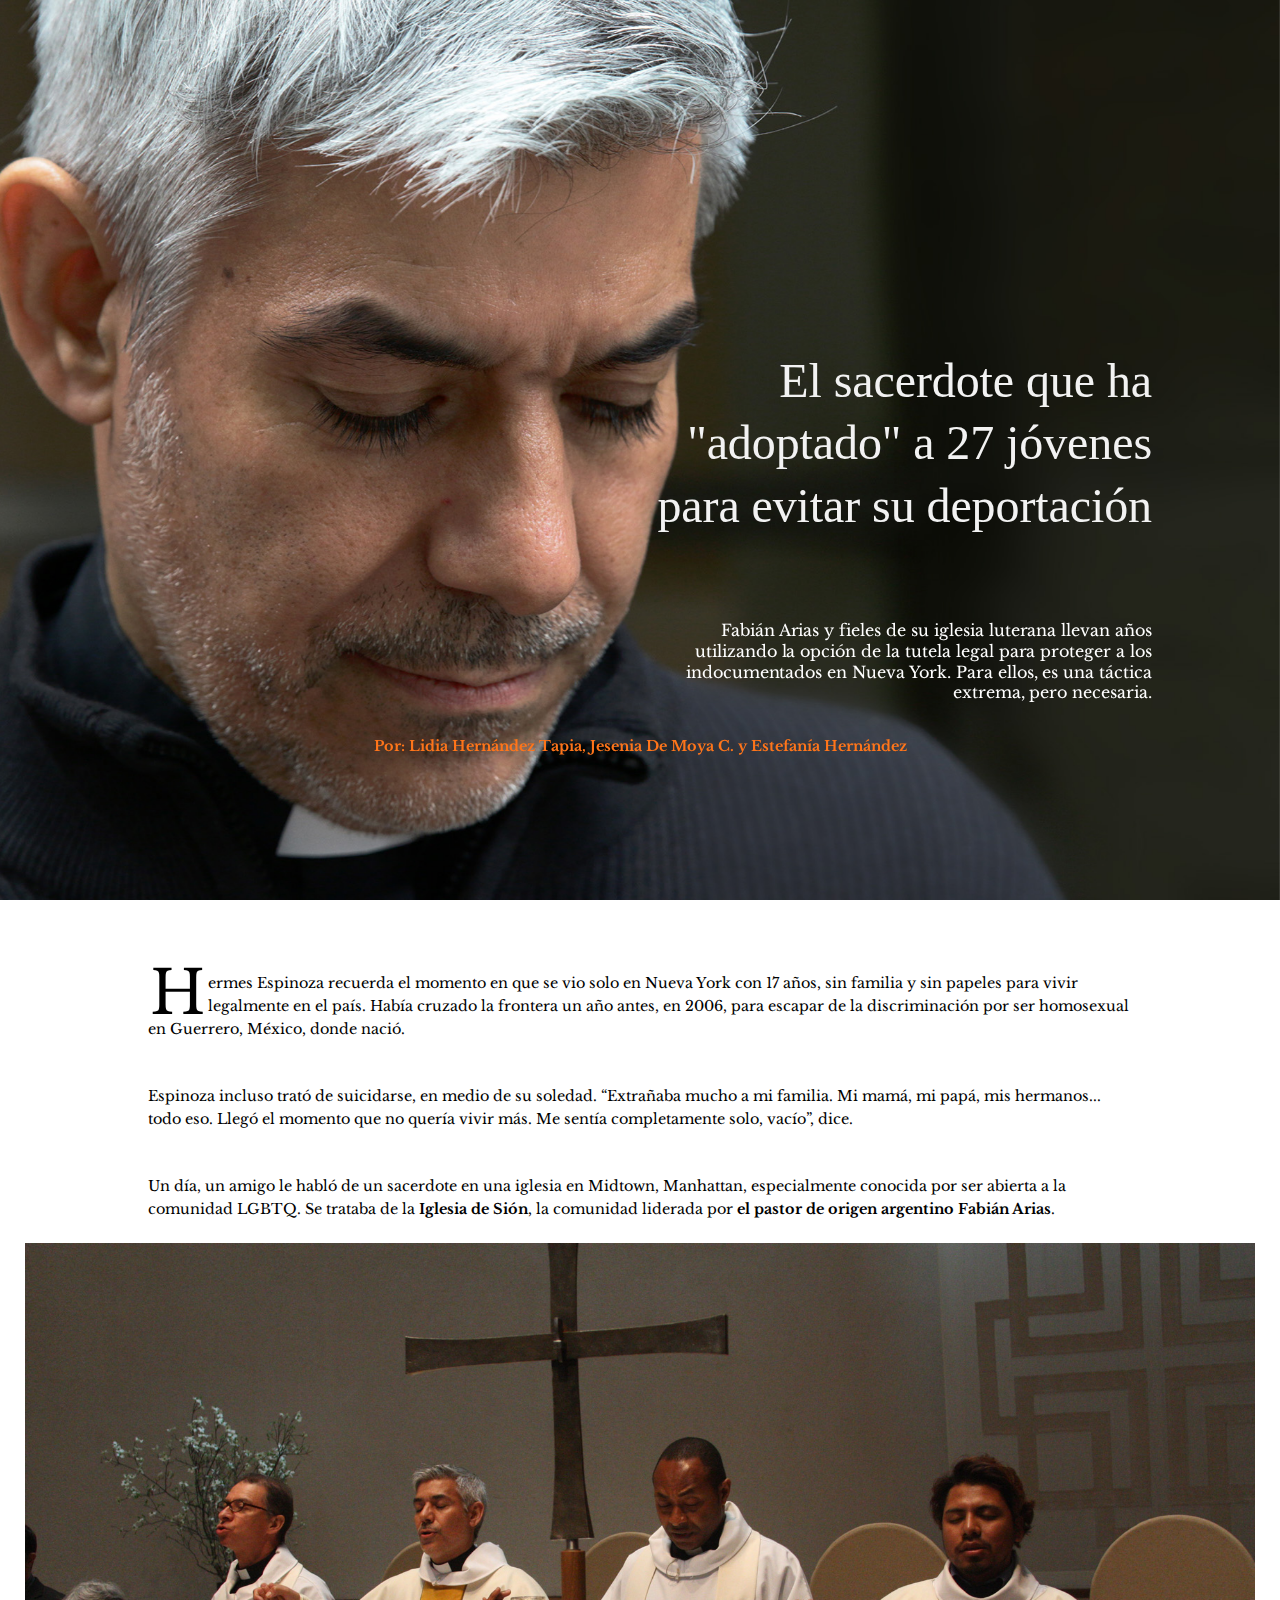
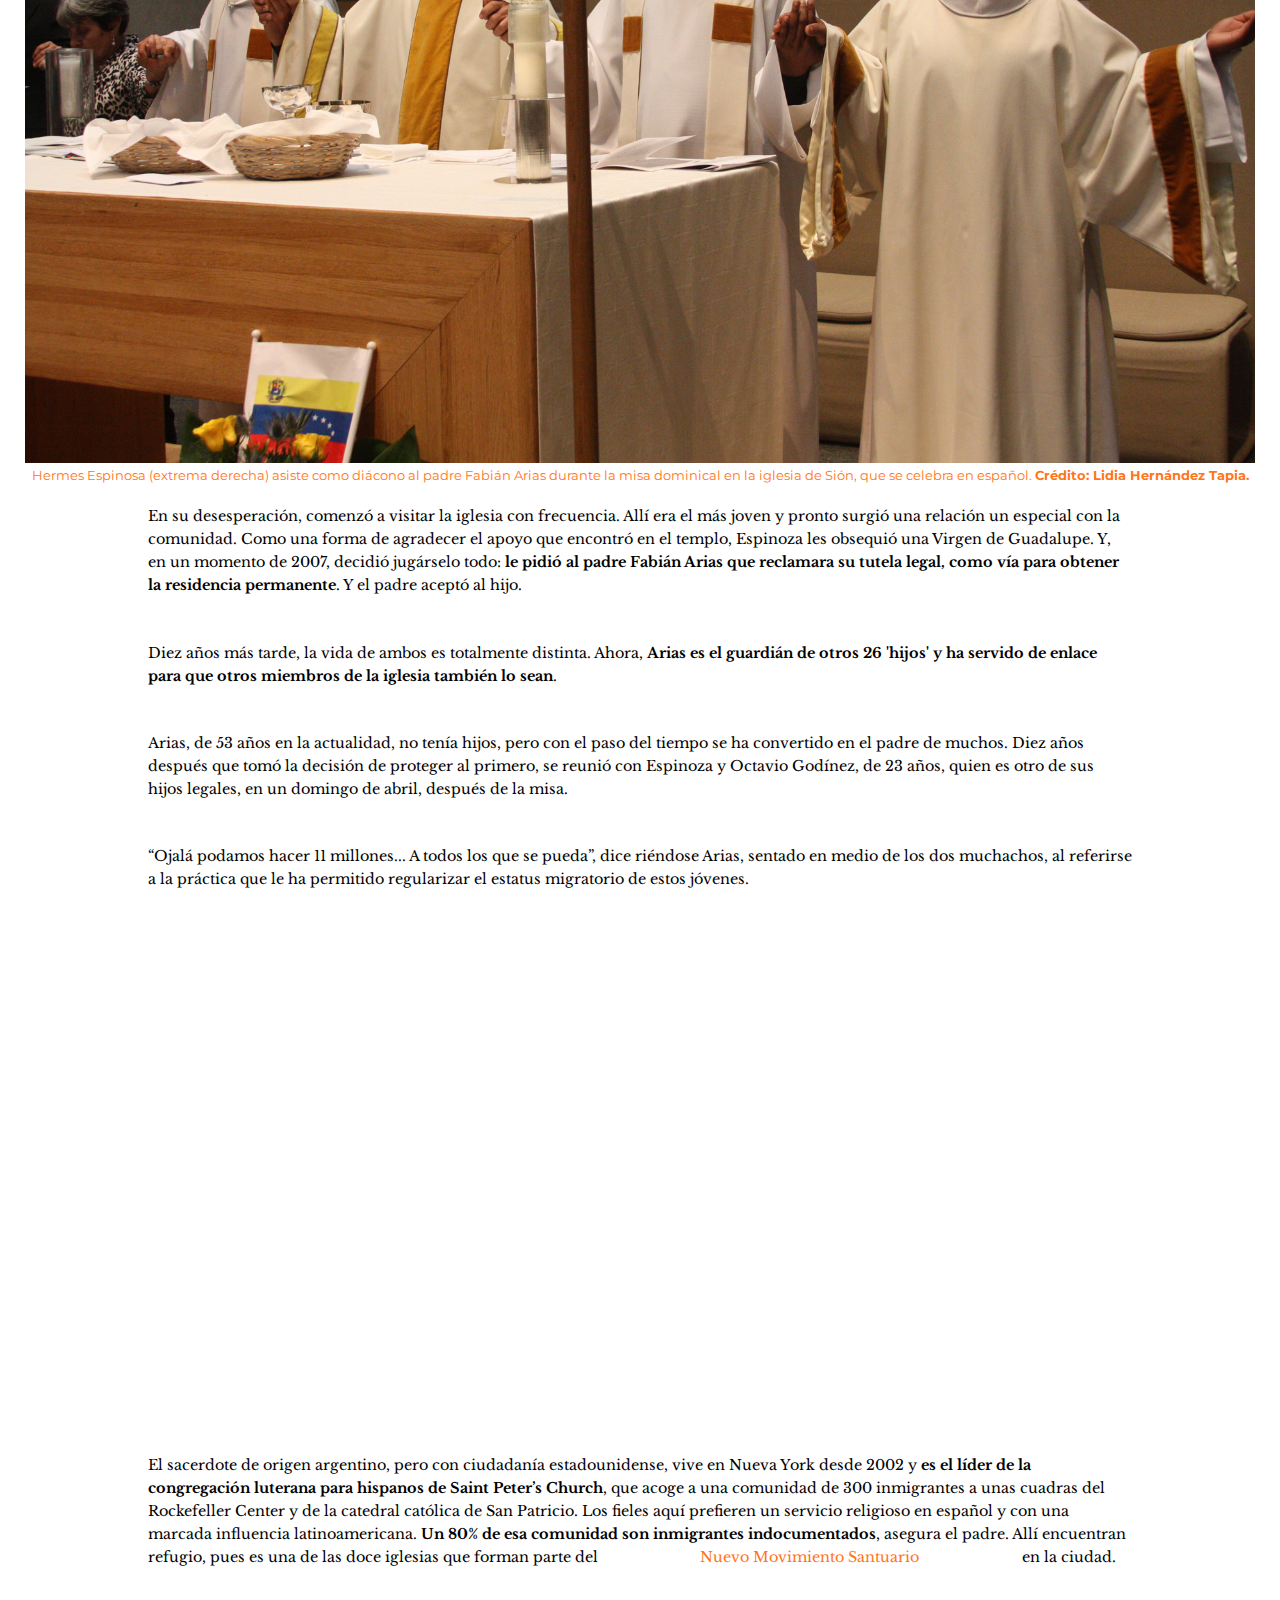
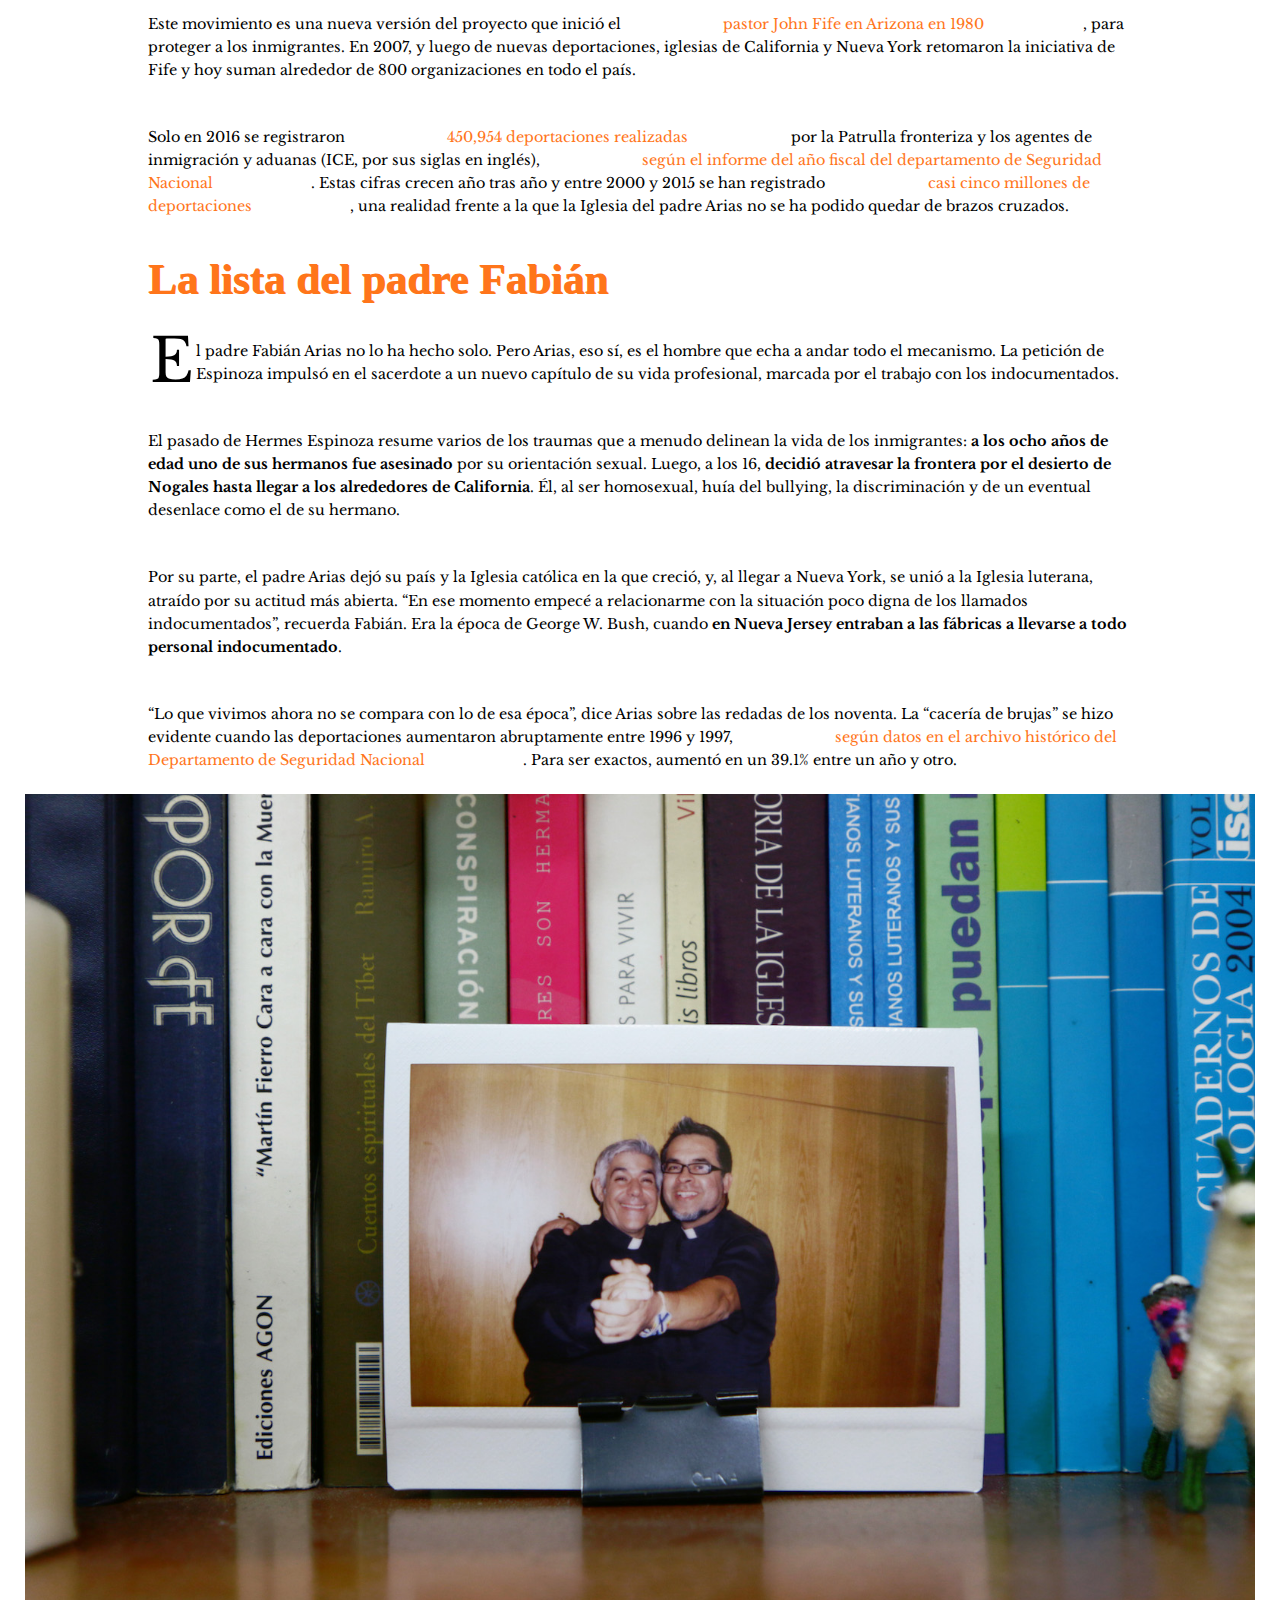
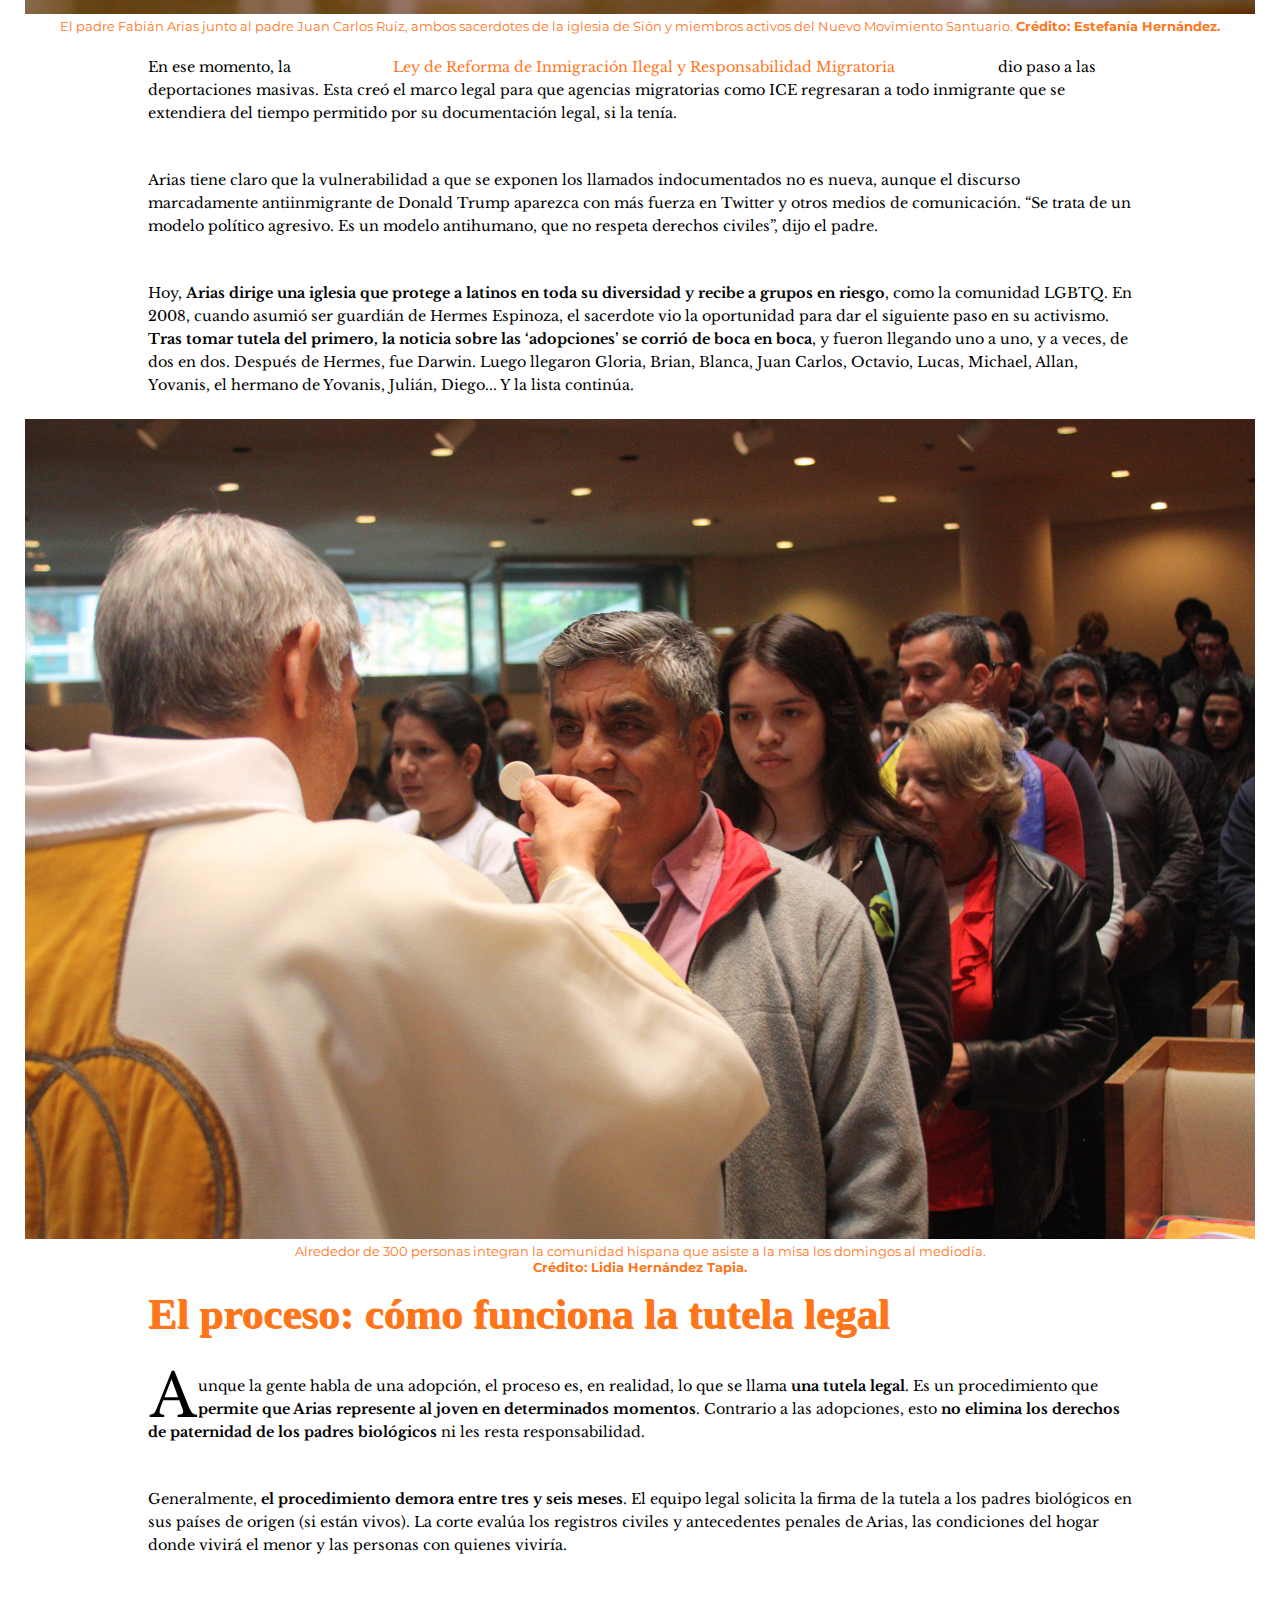
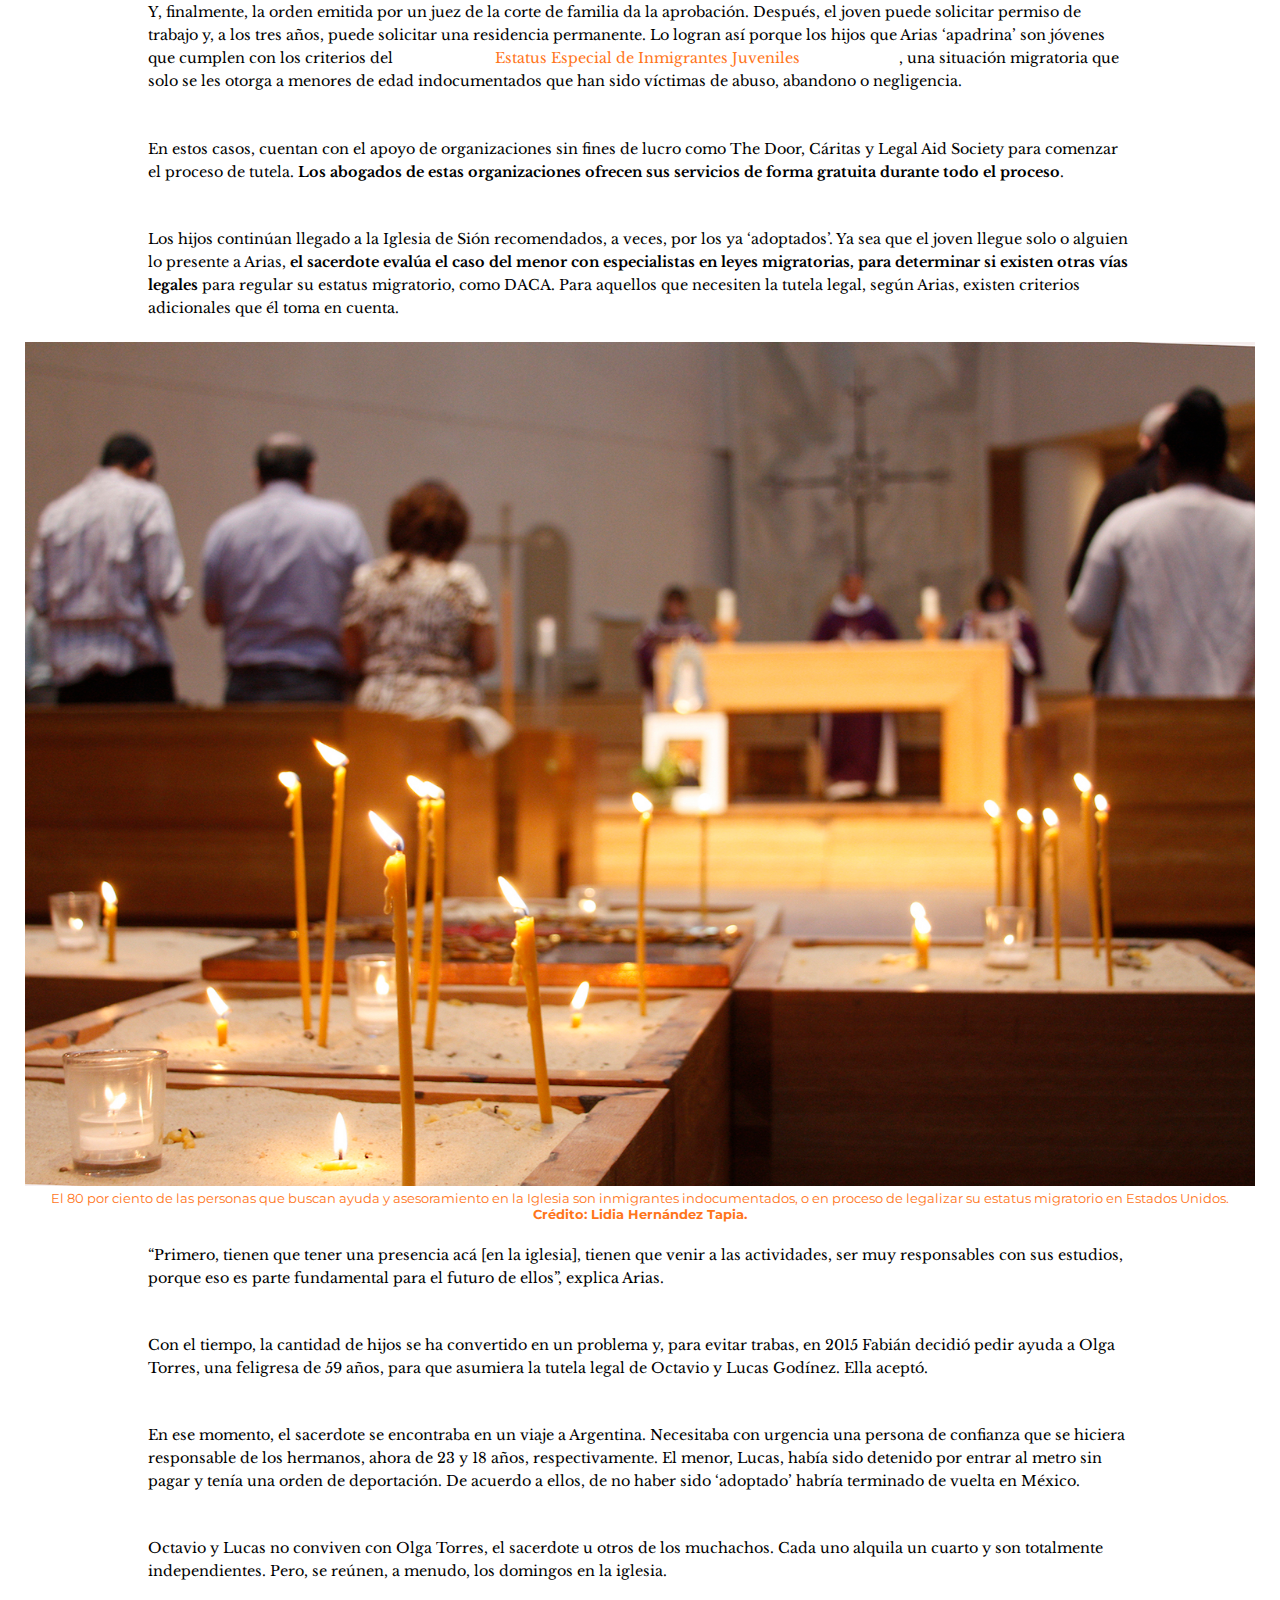
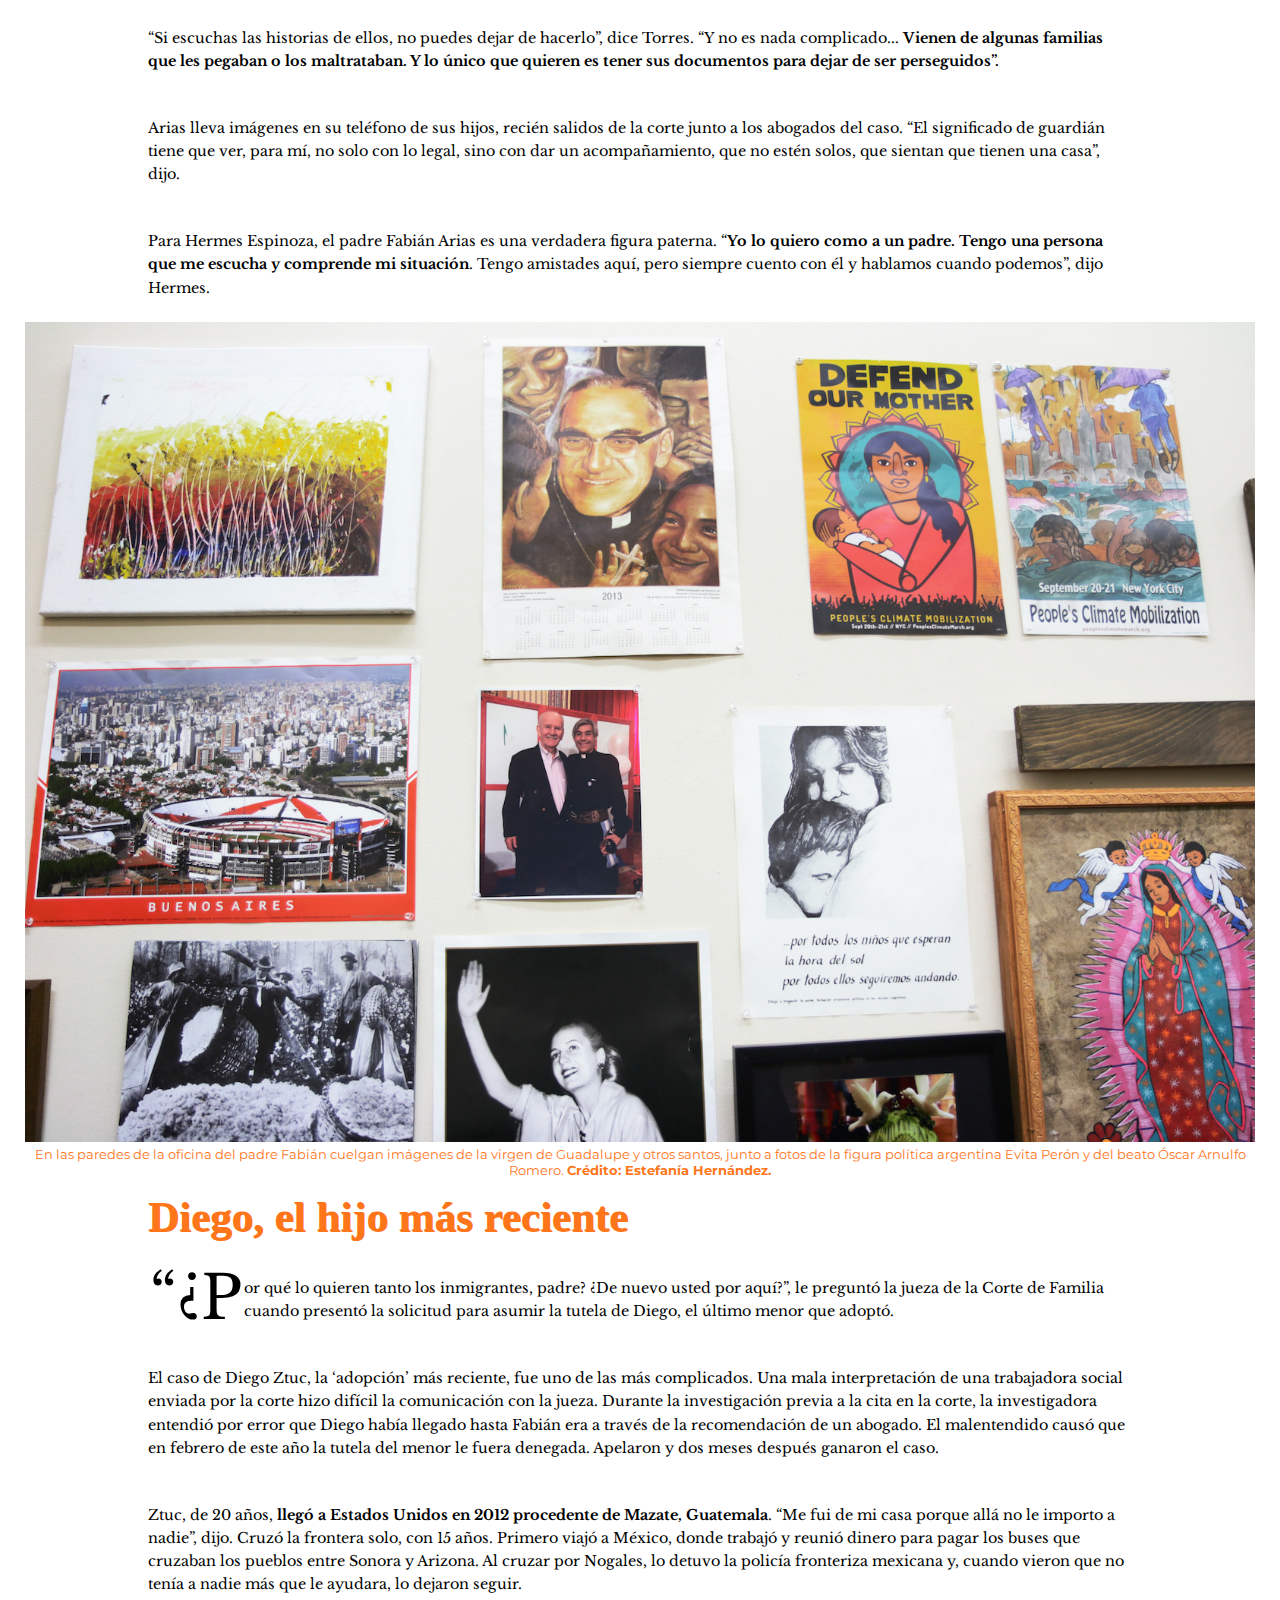
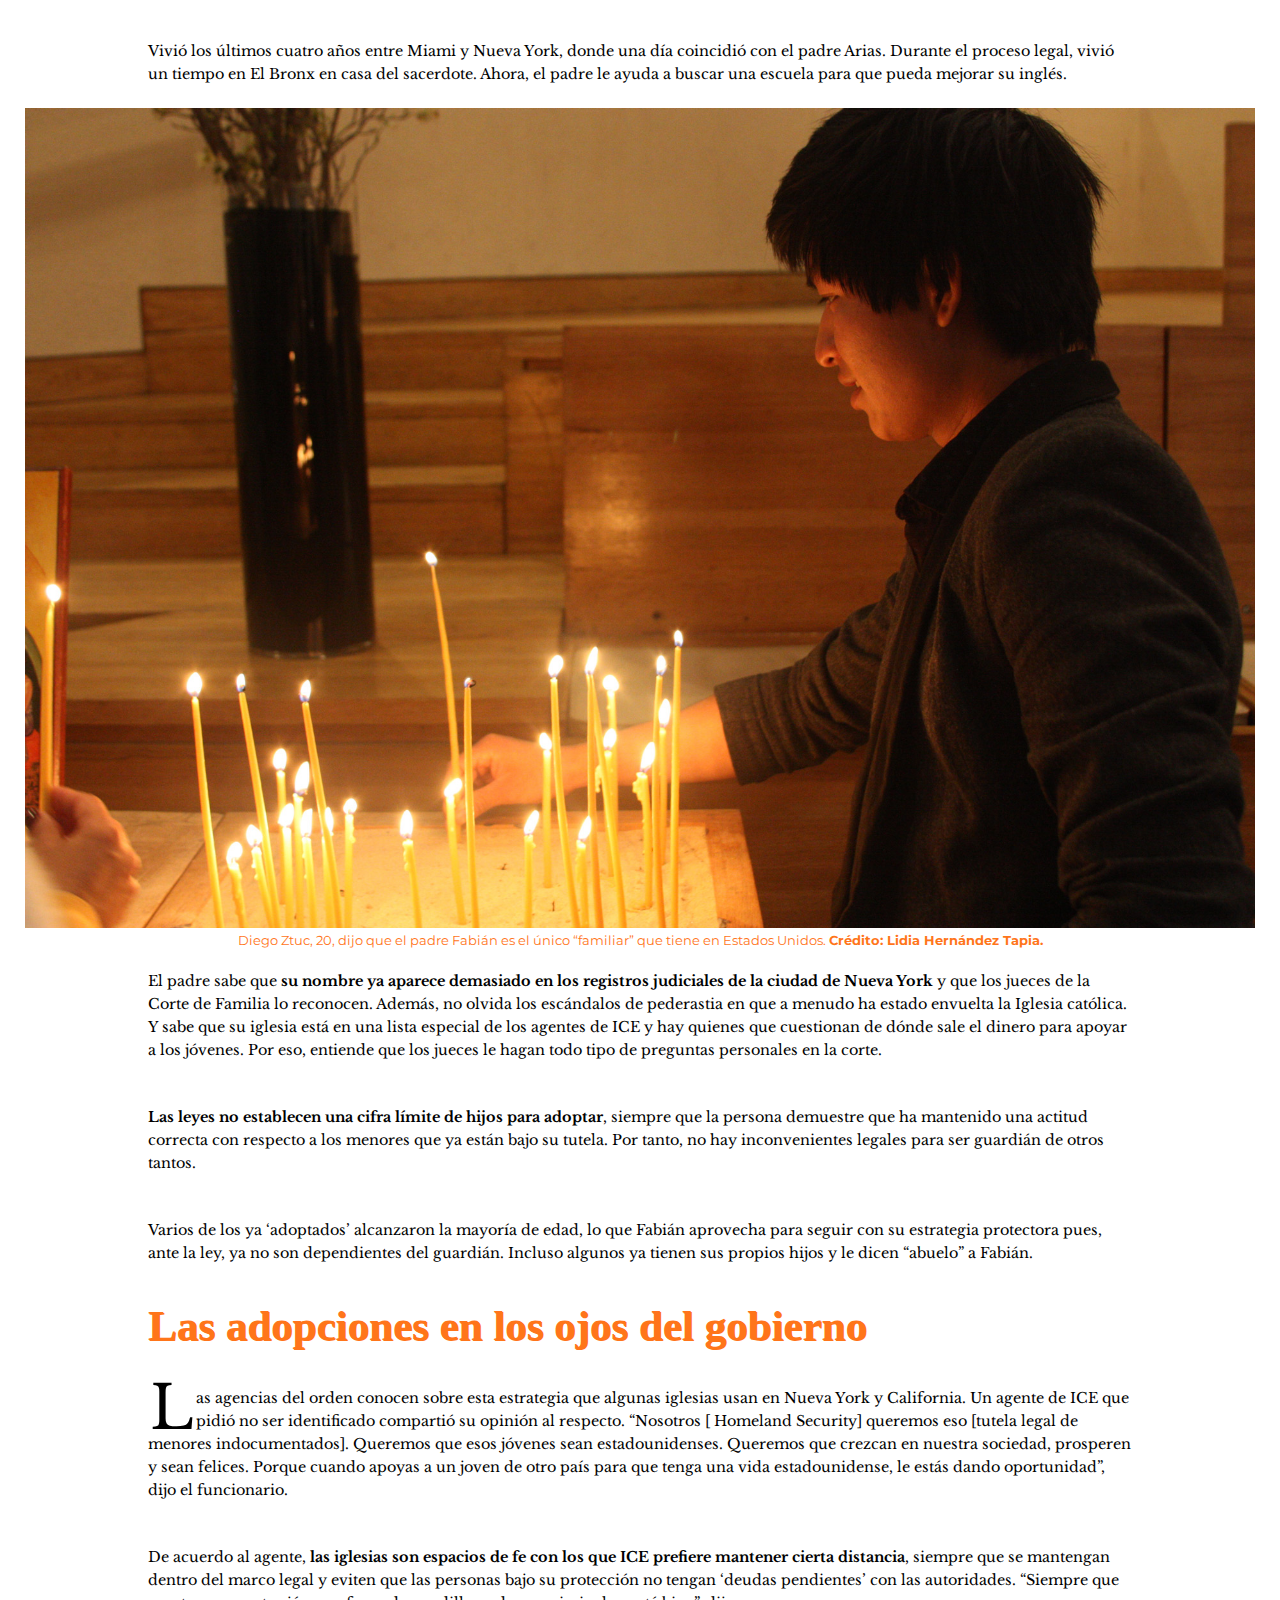
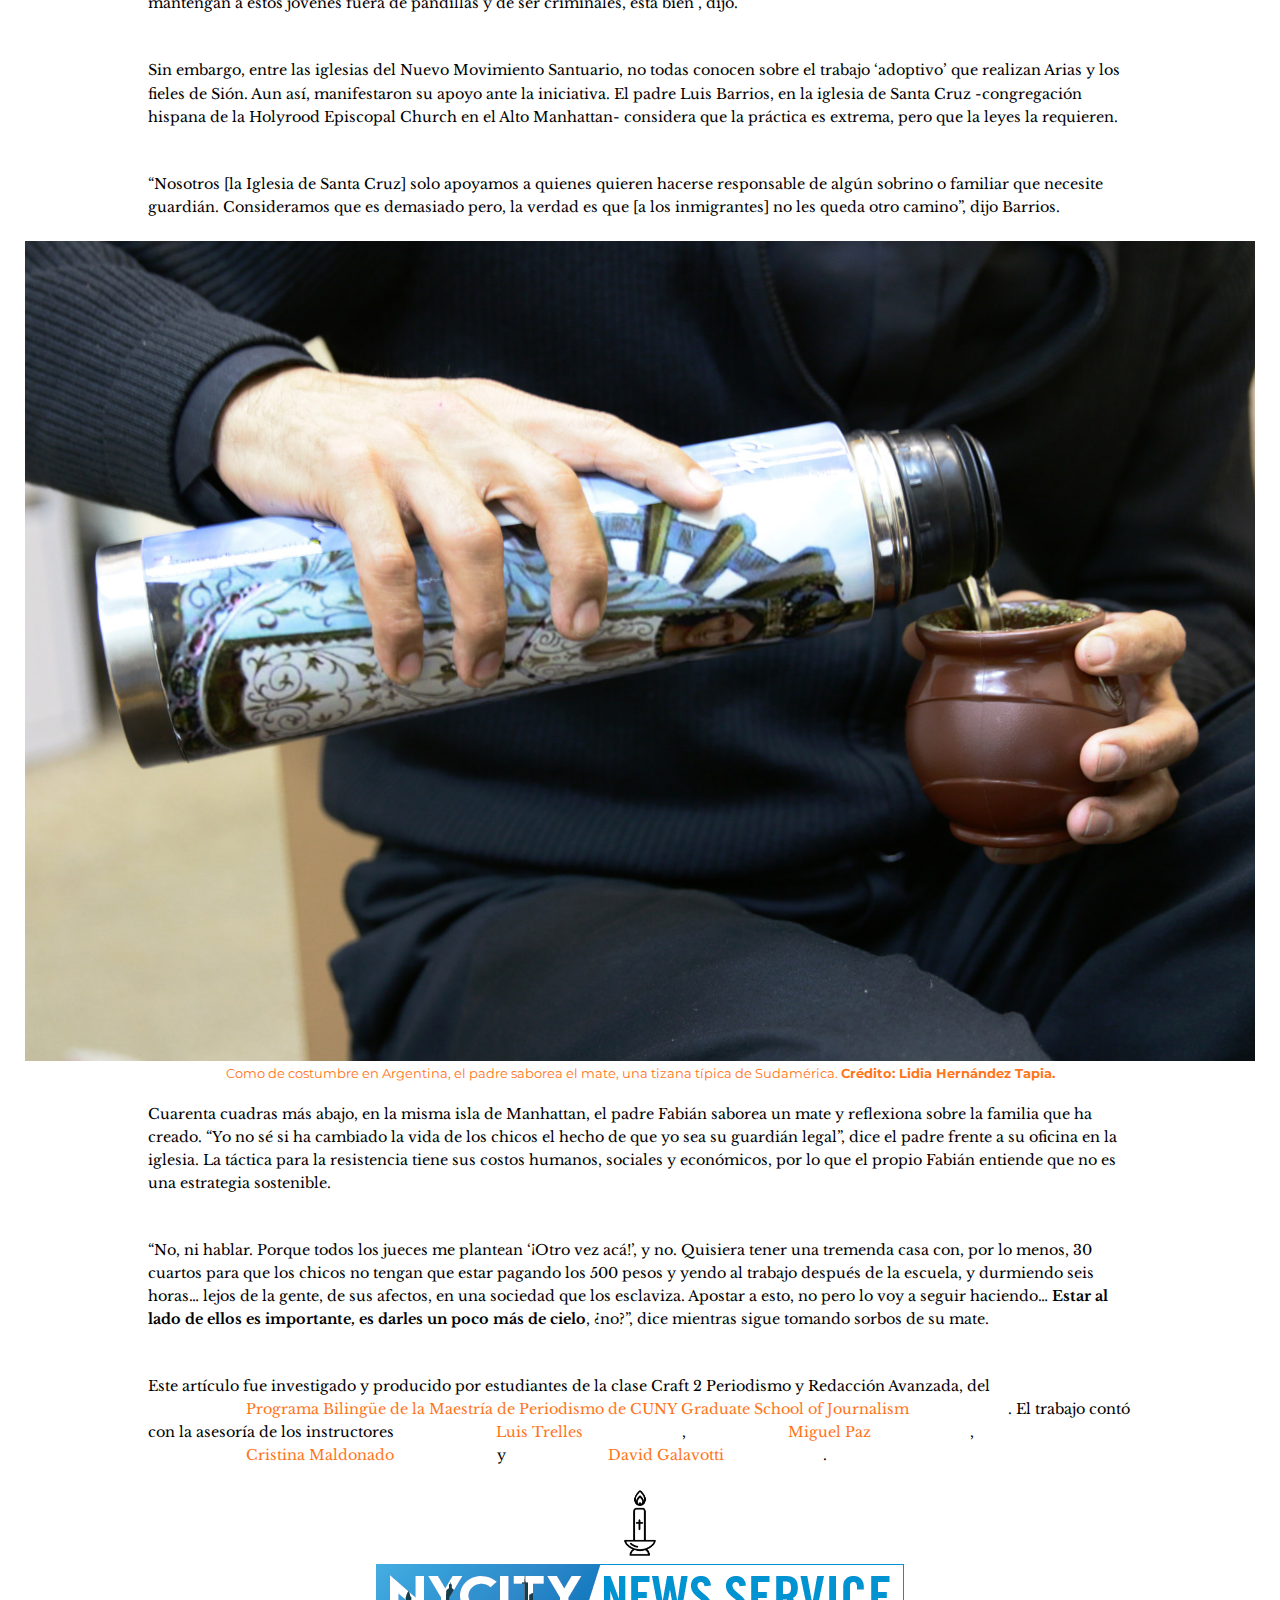
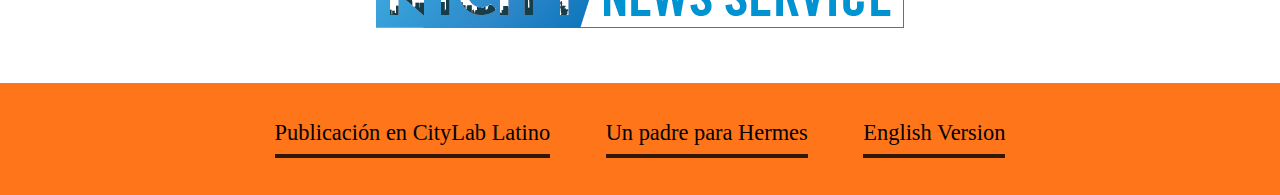
<file: index.html>
<!doctype html>
<html>
    <head>
        <meta charset="utf-8">
        <meta name="viewport" content="width=device-width, initial-scale=1.0, maximum-scale=1.0, user-scalable=no">

        <title>El sacerdote que ha "adoptado" a 27 jóvenes para evitar su deportación</title>

        <link rel="stylesheet" href="assets/css/reportaje.css">

        <script src='assets/js/jquery.min.js'></script>

    </head>
    <body>
        <article class="articulo">
            <header class="header">
                <div id="bg"></div>
                <h1 class="landingTitle">El sacerdote que ha <br>"adoptado" a 27 jóvenes <br>para evitar su deportación</h1>
                <h5 class="landingDesc">Fabián Arias y fieles de su iglesia luterana llevan años utilizando la opción de la tutela legal para proteger a los indocumentados en Nueva York. Para ellos, es una táctica extrema, pero necesaria.</h5>
                <p class="byline">Por: Lidia Hernández Tapia, Jesenia De Moya C. y Estefanía Hernández</p>
            </header>

            <div class="contenedor">
                <p><span class="dropCap">H</span>ermes Espinoza recuerda el momento en que se vio solo en Nueva York con 17 años, sin familia y sin papeles para vivir legalmente en el país. Había cruzado la frontera un año antes, en 2006, para escapar de la discriminación por ser homosexual en Guerrero, México, donde nació.</p>

                <p>Espinoza incluso trató de suicidarse, en medio de su soledad. “Extrañaba mucho a mi familia. Mi mamá, mi papá, mis hermanos... todo eso. Llegó el momento que no quería vivir más. Me sentía completamente solo, vacío”, dice.</p>

                <p>Un día, un amigo le habló de un sacerdote en una iglesia en Midtown, Manhattan, especialmente conocida por ser abierta a la comunidad LGBTQ. Se trataba de la <strong>Iglesia de Sión</strong>, la comunidad liderada por <strong>el pastor de origen argentino Fabián Arias</strong>.</p>

                <img src="assets/images/ReportajeOracionMisa.jpg">
                <center><figcaption>Hermes Espinosa (extrema derecha) asiste como diácono al padre Fabián Arias durante la misa dominical en la iglesia de Sión, que se celebra en español. <strong>Crédito: Lidia Hernández Tapia.</strong></figcaption></center>

                <p>En su desesperación, comenzó a visitar la iglesia con frecuencia. Allí era el más joven y pronto surgió una relación un especial con la comunidad. Como una forma de agradecer el apoyo que encontró en el templo, Espinoza les obsequió una Virgen de Guadalupe. Y, en un momento de 2007, decidió jugárselo todo: <strong>le pidió al padre Fabián Arias que reclamara su tutela legal, como vía para obtener la residencia permanente</strong>. Y el padre aceptó al hijo.</p>

                <p>Diez años más tarde, la vida de ambos es totalmente distinta. Ahora, <strong>Arias es el guardián de otros 26 'hijos' y ha servido de enlace para que otros miembros de la iglesia también lo sean</strong>.</p>

                <p>Arias, de 53 años en la actualidad, no tenía hijos, pero con el paso del tiempo se ha convertido en el padre de muchos. Diez años después que tomó la decisión de proteger al primero, se reunió con Espinoza y Octavio Godínez, de 23 años, quien es otro de sus hijos legales, en un domingo de abril, después de la misa.</p>

                <p>“Ojalá podamos hacer 11 millones... A todos los que se pueda”, dice riéndose Arias, sentado en medio de los dos muchachos, al referirse a la práctica que le ha permitido regularizar el estatus migratorio de estos jóvenes.</p>

                <center><iframe width="860" height="515" src="https://www.youtube.com/embed/IMKkbhbiCBs" frameborder="0" allowfullscreen></iframe></center>

                <p>El sacerdote de origen argentino, pero con ciudadanía estadounidense, vive en Nueva York desde 2002 y <strong>es el líder de la congregación luterana para hispanos de Saint Peter’s Church</strong>, que acoge a una comunidad de 300 inmigrantes a unas cuadras del Rockefeller Center y de la catedral católica de San Patricio. Los fieles aquí prefieren un servicio religioso en español y con una marcada influencia latinoamericana. <strong>Un 80% de esa comunidad son inmigrantes indocumentados</strong>, asegura el padre. Allí encuentran refugio, pues es una de las doce iglesias que forman parte del <a href="http://www.newsanctuarynyc.org/find-sanctuary/">Nuevo Movimiento Santuario</a> en la ciudad.</p>

                <p>Este movimiento es una nueva versión del proyecto que inició el <a href="http://www.eluniversal.com.mx/articulo/mundo/2017/02/16/iglesias-santuario-refugio-y-trinchera-de-migrantes-en-eu">pastor John Fife en Arizona en 1980</a>, para proteger a los inmigrantes. En 2007, y luego de nuevas deportaciones, iglesias de California y Nueva York retomaron la iniciativa de Fife y hoy suman alrededor de 800 organizaciones en todo el país.</p>

                <p>Solo en 2016 se registraron <a href="https://search.usa.gov/search?query=removal%20statistics%202016%20https%20www%20ice%20gov%20sites%20default%20files%20documents%20Report%202016%20removal%20stats%202016%20pdf&submit.x=0&submit.y=0&affiliate=ice.gov">450,954 deportaciones realizadas</a> por la Patrulla fronteriza y los agentes de inmigración y aduanas (ICE, por sus siglas en inglés), <a href="https://www.ice.gov/news/releases/dhs-releases-end-fiscal-year-2016-statistics">según el informe del año fiscal del departamento de Seguridad Nacional</a>. Estas cifras crecen año tras año y entre 2000 y 2015 se han registrado <a href="https://www.dhs.gov/immigration-statistics/yearbook/2015#*">casi cinco millones de deportaciones</a>, una realidad frente a la que la Iglesia del padre Arias no se ha podido quedar de brazos cruzados.</p>
				
                <h2>La lista del padre Fabián</h2>

                <p><span class="dropCap">E</span>l padre Fabián Arias no lo ha hecho solo. Pero Arias, eso sí, es el hombre que echa a andar todo el mecanismo. La petición de Espinoza impulsó en el sacerdote a un nuevo capítulo de su vida profesional, marcada por el trabajo con los indocumentados.</p>

                <p>El pasado de Hermes Espinoza resume varios de los traumas que a menudo delinean la vida de los inmigrantes: <strong>a los ocho años de edad uno de sus hermanos fue asesinado</strong> por su orientación sexual. Luego, a los 16, <strong>decidió atravesar la frontera por el desierto de Nogales hasta llegar a los alrededores de California</strong>. Él, al ser homosexual, huía del bullying, la discriminación y de un eventual desenlace como el de su hermano.</p>

                <p>Por su parte, el padre Arias dejó su país y la Iglesia católica en la que creció, y, al llegar a Nueva York, se unió a la Iglesia luterana, atraído por su actitud más abierta. “En ese momento empecé a relacionarme con la situación poco digna de los llamados indocumentados”, recuerda Fabián. Era la época de George W. Bush, cuando <strong>en Nueva Jersey entraban a las fábricas a llevarse a todo personal indocumentado</strong>.</p>

                <p>“Lo que vivimos ahora no se compara con lo de esa época”, dice Arias sobre las redadas de los noventa. La “cacería de brujas” se hizo evidente cuando las deportaciones aumentaron abruptamente entre 1996 y 1997, <a href="https://www.dhs.gov/immigration-statistics/yearbook/2015#*">según datos en el archivo histórico del Departamento de Seguridad Nacional</a>. Para ser exactos, aumentó en un 39.1% entre un año y otro.</p>

                <img src="assets/images/ReportajeFotoBaile.jpg">
                <center><figcaption>El padre Fabián Arias junto al padre Juan Carlos Ruíz, ambos sacerdotes de la iglesia de Sión y miembros activos del Nuevo Movimiento Santuario. <strong>Crédito: Estefanía Hernández.</strong></figcaption></center>

                <p>En ese momento, la <a href="https://www.law.cornell.edu/wex/illegal_immigration_reform_and_immigration_responsibility_act">Ley de Reforma de Inmigración Ilegal y Responsabilidad Migratoria</a> dio paso a las deportaciones masivas. Esta creó el marco legal para que agencias migratorias como ICE regresaran a todo inmigrante que se extendiera del tiempo permitido por su documentación legal, si la tenía.</p>

                <p>Arias tiene claro que la vulnerabilidad a que se exponen los llamados indocumentados no es nueva, aunque el discurso marcadamente antiinmigrante de Donald Trump aparezca con más fuerza en Twitter y otros medios de comunicación. “Se trata de un modelo político agresivo. Es un modelo antihumano, que no respeta derechos civiles”, dijo el padre.</p>

                <p>Hoy, <strong>Arias dirige una iglesia que protege a latinos en toda su diversidad y recibe a grupos en riesgo</strong>, como la comunidad LGBTQ. En 2008, cuando asumió ser guardián de Hermes Espinoza, el sacerdote vio la oportunidad para dar el siguiente paso en su activismo. <strong>Tras tomar tutela del primero, la noticia sobre las ‘adopciones’ se corrió de boca en boca</strong>, y fueron llegando uno a uno, y a veces, de dos en dos. Después de Hermes, fue Darwin. Luego llegaron Gloria, Brian, Blanca, Juan Carlos, Octavio, Lucas, Michael, Allan, Yovanis, el hermano de Yovanis, Julián, Diego... Y la lista continúa.</p>

                <img src="assets/images/ReportajeFabianPan.jpg">
                <center><figcaption>Alrededor de 300 personas integran la comunidad hispana que asiste a la misa los domingos al mediodía. <br><strong>Crédito: Lidia Hernández Tapia.</strong></figcaption></center>
				
                <h2>El proceso: cómo funciona la tutela legal</h2>

                <p><span class="dropCap">A</span>unque la gente habla de una adopción, el proceso es, en realidad, lo que se llama <strong>una tutela legal</strong>. Es un procedimiento que <strong>permite que Arias represente al joven en determinados momentos</strong>. Contrario a las adopciones, esto <strong>no elimina los derechos de paternidad de los padres biológicos</strong> ni les resta responsabilidad.</p>

                <p>Generalmente, <strong>el procedimiento demora entre tres y seis meses</strong>. El equipo legal solicita la firma de la tutela a los padres biológicos en sus países de origen (si están vivos). La corte evalúa los registros civiles y antecedentes penales de Arias, las condiciones del hogar donde vivirá el menor y las personas con quienes viviría.</p>

                <p>Y, finalmente, la orden emitida por un juez de la corte de familia da la aprobación. Después, el joven puede solicitar permiso de trabajo y, a los tres años, puede solicitar una residencia permanente. Lo logran así porque los hijos que Arias ‘apadrina’ son jóvenes que cumplen con los criterios del <a href="https://www.uscis.gov/green-card/special-immigrant-juveniles/special-immigrant-juveniles-sij-status">Estatus Especial de Inmigrantes Juveniles</a>, una situación migratoria que solo se les otorga a menores de edad indocumentados que han sido víctimas de abuso, abandono o negligencia.</p>

                <p>En estos casos, cuentan con el apoyo de organizaciones sin fines de lucro como The Door, Cáritas y Legal Aid Society para comenzar el proceso de tutela. <strong>Los abogados de estas organizaciones ofrecen sus servicios de forma gratuita durante todo el proceso</strong>.</p>

                <p>Los hijos continúan llegado a la Iglesia de Sión recomendados, a veces, por los ya ‘adoptados’. Ya sea que el joven llegue solo o alguien lo presente a Arias, <strong>el sacerdote evalúa el caso del menor con especialistas en leyes migratorias, para determinar si existen otras vías legales</strong> para regular su estatus migratorio, como DACA. Para aquellos que necesiten la tutela legal, según Arias, existen criterios adicionales que él toma en cuenta.</p>

                <img src="assets/images/IglesiaVideoLanding.jpg">
                <center><figcaption>El 80 por ciento de las personas que buscan ayuda y asesoramiento en la Iglesia son inmigrantes indocumentados, o en proceso de legalizar su estatus migratorio en Estados Unidos. <strong>Crédito: Lidia Hernández Tapia.</strong></figcaption></center>

                <p>“Primero, tienen que tener una presencia acá [en la iglesia], tienen que venir a las actividades, ser muy responsables con sus estudios, porque eso es parte fundamental para el futuro de ellos”, explica Arias.</p>

                <p>Con el tiempo, la cantidad de hijos se ha convertido en un problema y, para evitar trabas, en 2015 Fabián decidió pedir ayuda a Olga Torres, una feligresa de 59 años, para que asumiera la tutela legal de Octavio y Lucas Godínez. Ella aceptó.</p>

                <p>En ese momento, el sacerdote se encontraba en un viaje a Argentina. Necesitaba con urgencia una persona de confianza que se hiciera responsable de los hermanos, ahora de 23 y 18 años, respectivamente. El menor, Lucas, había sido detenido por entrar al metro sin pagar y tenía una orden de deportación. De acuerdo a ellos, de no haber sido ‘adoptado’ habría terminado de vuelta en México.</p>

                <p>Octavio y Lucas no conviven con Olga Torres, el sacerdote u otros de los muchachos. Cada uno alquila un cuarto y son totalmente independientes. Pero, se reúnen, a menudo, los domingos en la iglesia.</p>

                <p>“Si escuchas las historias de ellos, no puedes dejar de hacerlo”, dice Torres. “Y no es nada complicado... <strong>Vienen de algunas familias que les pegaban o los maltrataban. Y lo único que quieren es tener sus documentos para dejar de ser perseguidos”.</strong></p>

                <p>Arias lleva imágenes en su teléfono de sus hijos, recién salidos de la corte junto a los abogados del caso. “El significado de guardián tiene que ver, para mí, no solo con lo legal, sino con dar un acompañamiento, que no estén solos, que sientan que tienen una casa”, dijo.</p>

                <p>Para Hermes Espinoza, el padre Fabián Arias es una verdadera figura paterna. “<strong>Yo lo quiero como a un padre. Tengo una persona que me escucha y comprende mi situación</strong>. Tengo amistades aquí, pero siempre cuento con él y hablamos cuando podemos”, dijo Hermes.</p>

                <img src="assets/images/ReportajeRecuadros.jpg">
                <center><figcaption>En las paredes de la oficina del padre Fabián cuelgan imágenes de la virgen de Guadalupe y otros santos, junto a fotos de la figura política argentina Evita Perón y del beato Óscar Arnulfo Romero. <strong>Crédito: Estefanía Hernández.</strong></figcaption></center>
				
                <h2>Diego, el hijo más reciente</h2>

                <p><span class="dropCap">“¿P</span>or qué lo quieren tanto los inmigrantes, padre? ¿De nuevo usted por aquí?”, le preguntó la jueza de la Corte de Familia cuando presentó la solicitud para asumir la tutela de Diego, el último menor que adoptó.</p>

                <p>El caso de Diego Ztuc, la ‘adopción’ más reciente, fue uno de las más complicados. Una mala interpretación de una trabajadora social enviada por la corte hizo difícil la comunicación con la jueza. Durante la investigación previa a la cita en la corte, la investigadora entendió por error que Diego había llegado hasta Fabián era a través de la recomendación de un abogado. El malentendido causó que en febrero de este año la tutela del menor le fuera denegada. Apelaron y dos meses después ganaron el caso.</p>

                <p>Ztuc, de 20 años, <strong>llegó a Estados Unidos en 2012 procedente de Mazate, Guatemala</strong>. “Me fui de mi casa porque allá no le importo a nadie”, dijo. Cruzó la frontera solo, con 15 años. Primero viajó a México, donde trabajó y reunió dinero para pagar los buses que cruzaban los pueblos entre Sonora y Arizona. Al cruzar por Nogales, lo detuvo la policía fronteriza mexicana y, cuando vieron que no tenía a nadie más que le ayudara, lo dejaron seguir.</p>
                <!--<blockquote>El 66.8 por ciento de las deportaciones realizadas por la patrulla de las fronteras y por los agentes de inmigración y aduanas entre 2000 y 2016 fueron llevadas a cabo durante los ocho años de gobierno de Barack Obama: 3,560,603 de 5,401,814 deportaciones.</blockquote>-->

                <p>Vivió los últimos cuatro años entre Miami y Nueva York, donde una día coincidió con el padre Arias. Durante el proceso legal, vivió un tiempo en El Bronx en casa del sacerdote. Ahora, el padre le ayuda a buscar una escuela para que pueda mejorar su inglés.</p>

                <img src="assets/images/ReportajeDiego.jpg">
                <center><figcaption>Diego Ztuc, 20, dijo que el padre Fabián es el único “familiar” que tiene en Estados Unidos. <strong>Crédito: Lidia Hernández Tapia.</strong></figcaption></center>

                <p>El padre sabe que <strong>su nombre ya aparece demasiado en los registros judiciales de la ciudad de Nueva York</strong> y que los jueces de la Corte de Familia lo reconocen. Además, no olvida los escándalos de pederastia en que a menudo ha estado envuelta la Iglesia católica. Y sabe que su iglesia está en una lista especial de los agentes de ICE y hay quienes que cuestionan de dónde sale el dinero para apoyar a los jóvenes. Por eso, entiende que los jueces le hagan todo tipo de preguntas personales en la corte.</p>

                <p><strong>Las leyes no establecen una cifra límite de hijos para adoptar</strong>, siempre que la persona demuestre que ha mantenido una actitud correcta con respecto a los menores que ya están bajo su tutela. Por tanto, no hay inconvenientes legales para ser guardián de otros tantos.</p>

                <p>Varios de los ya ‘adoptados’ alcanzaron la mayoría de edad, lo que Fabián aprovecha para seguir con su estrategia protectora pues, ante la ley, ya no son dependientes del guardián. Incluso algunos ya tienen sus propios hijos y le dicen “abuelo” a Fabián.</p>
				
                <h2>Las adopciones en los ojos del gobierno</h2>

                <p><span class="dropCap">L</span>as agencias del orden conocen sobre esta estrategia que algunas iglesias usan en Nueva York y California. Un agente de ICE que pidió no ser identificado compartió su opinión al respecto. “Nosotros [ Homeland Security] queremos eso [tutela legal de menores indocumentados]. Queremos que esos jóvenes sean estadounidenses. Queremos que crezcan en nuestra sociedad, prosperen y sean felices. Porque cuando apoyas a un joven de otro país para que tenga una vida estadounidense, le estás dando oportunidad”, dijo el funcionario.</p>

                <p>De acuerdo al agente, <strong>las iglesias son espacios de fe con los que ICE prefiere mantener cierta distancia</strong>, siempre que se mantengan dentro del marco legal y eviten que las personas bajo su protección no tengan ‘deudas pendientes’ con las autoridades. “Siempre que mantengan a estos jóvenes fuera de pandillas y de ser criminales, está bien”, dijo.</p>

                <p>Sin embargo, entre las iglesias del Nuevo Movimiento Santuario, no todas conocen sobre el trabajo ‘adoptivo’ que realizan Arias y los fieles de Sión. Aun así, manifestaron su apoyo ante la iniciativa. El padre Luis Barrios, en la iglesia de Santa Cruz -congregación hispana de la Holyrood Episcopal Church en el Alto Manhattan- considera que la práctica es extrema, pero que la leyes la requieren.</p>

                <p>“Nosotros [la Iglesia de Santa Cruz] solo apoyamos a quienes quieren hacerse responsable de algún sobrino o familiar que necesite guardián. Consideramos que es demasiado pero, la verdad es que [a los inmigrantes] no les queda otro camino”, dijo Barrios.</p>

                <img src="assets/images/ReportajeMate.jpg">
                <center><figcaption>Como de costumbre en Argentina, el padre saborea el mate, una tizana típica de Sudamérica. <strong>Crédito: Lidia Hernández Tapia.</strong></figcaption></center>

                <p>Cuarenta cuadras más abajo, en la misma isla de Manhattan, el padre Fabián saborea un mate y reflexiona sobre la familia que ha creado. “Yo no sé si ha cambiado la vida de los chicos el hecho de que yo sea su guardián legal”, dice el padre frente a su oficina en la iglesia. La táctica para la resistencia tiene sus costos humanos, sociales y económicos, por lo que el propio Fabián entiende que no es una estrategia sostenible.</p>

                <p>“No, ni hablar. Porque todos los jueces me plantean ‘¡Otro vez acá!’, y no. Quisiera tener una tremenda casa con, por lo menos, 30 cuartos para que los chicos no tengan que estar pagando los 500 pesos y yendo al trabajo después de la escuela, y durmiendo seis horas… lejos de la gente, de sus afectos, en una sociedad que los esclaviza. Apostar a esto, no pero lo voy a seguir haciendo… <strong>Estar al lado de ellos es importante, es darles un poco más de cielo</strong>, ¿no?”, dice mientras sigue tomando sorbos de su mate.</p>

                <p>Este artículo fue investigado y producido por estudiantes de la clase Craft 2 Periodismo y Redacción Avanzada, del <a href="https://www.journalism.cuny.edu/future-students/m-a-in-journalism/subject-concentrations/spanish-language-journalism/">Programa Bilingüe de la Maestría de Periodismo de CUNY Graduate School of Journalism</a>. El trabajo contó con la asesoría de los instructores <a href="https://twitter.com/cu_bata?lang=es">Luis Trelles</a>, <a href="https://twitter.com/miguelpaz?lang=es">Miguel Paz</a>, <a href="https://twitter.com/cmaldonadonyc?lang=es">Cristina Maldonado</a> y <a href="https://twitter.com/pixelbeat?lang=es">David Galavotti</a>.</p>

                <center><img src="assets/images/candel-icon.png" class="icono"></center>
                <center><img src="assets/images/nycns.png"></center>

            </div>
            <footer class="footer">
                <nav class="navigation">
                    <a href="http://www.univision.com/noticias/citylab-vida-urbana/el-sacerdote-que-ha-adoptado-a-27-jovenes-para-evitar-su-deportacion">Publicación en CityLab Latino</a>
                    <a href="audioslide-hermes.html">Un padre para Hermes</a>
                    <a href="reportaje-adopciones-ingles.html">English Version</a>
                </nav>
            </footer>
        </article>


        <script>


            $(document).ready(function() {


                var obtenerImagen = $('.article').data('background-image');




                // Inicio haciendo click en el botón comenzar, para darle "Play" al audio. El slide se ejecuta vía Reveal.js, class="navigate-next"
                $('#comenzar').on('click', function() {
                    entrevista.trigger('play');
                });



            });
        </script>
    </body>
</html>
</file>
<file: assets/css/reportaje.css>
/**
 * A simple theme for reveal.js presentations, similar
 * to the default theme. The accent color is darkblue.
 *
 * This theme is Copyright (C) 2012 Owen Versteeg, https://github.com/StereotypicalApps. It is MIT licensed.
 * reveal.js is Copyright (C) 2011-2012 Hakim El Hattab, http://hakim.se
 */

/* @import url('https://fonts.googleapis.com/css?family='); */
@import url('https://fonts.googleapis.com/css?family=Montserrat');
@import url('https://fonts.googleapis.com/css?family=Libre+Baskerville|Playfair+Display:400,700');


/*********************************************
 * GLOBAL STYLES
 *********************************************/
header{
  max-width: 100%;
  width: 100%;
  min-height: 600px;
  position: relative;
}

/*
img.landingImage {
  position: absolute;


   min-height: 100%;
   min-width: 1024px;


   width: 100%;
   height: auto;
}

*/


body {
  font-size: 16px;
  overflow: visible;
  margin: 0;
  padding: 0;
}
.dropCap{
  font-size: 60px;
  float: left;
  padding: 10px 2px;
  margin: 0;
}
p {
  font-family: "Libre Baskerville", serif;
  font-size: 0.9em !important;
}

a {
  text-decoration: none;
  margin: 0;
  padding: 0;
  color: #ff751a;
  cursor: pointer;
}
figcaption {
  font-family: "Montserrat", sans-serif;
  font-size: 13px;
  color: #ff751a;
}
.footer {
  /* position: absolute; */
  bottom: 0;
  margin: 0;
  width: 100%;
  height: 80px;
  background-color: rgba(255, 117, 26, 0.5);
  /* box-shadow: 0px 1px 3px grey; */
}
.navigation{
  width: 100%;
  margin: auto;
  font-size: 1.4em;
  text-align: center;
  padding: 5px 0;
  background-color: #ff751a;
  /* opacity: 0.8; */
  /* box-shadow: 0px 1px 3px grey; */
  z-index: 2;
}

.navigation a {
  margin: 0;
  margin-right: 50px;
  margin-bottom: 32px;
  display: inline-block;
  position: relative;
}
.navigation a:last-child {
  margin-right: 0;
}

.icono {
  max-width: 50px;
}
/*********************************************
 * HEADERS
 *********************************************/
h1 {
  margin: 0 0 20px 0;
  color: #f2f2f2;
  font-family: "Playfair", serif;
  font-weight: 700;
  line-height: 0.8em;
  letter-spacing: -0.002em;
  text-shadow: none;
  word-wrap: break-word;
}
h2,
h3,
h4,
h5,
h6 {
  margin: 0 0 20px 0;
  color: #22264b;
    font-family: "Playfair", serif;
  font-weight: 700;
  line-height: 0.8em;
  letter-spacing: -0.002em;
  text-shadow: none;
  word-wrap: break-word;
}

h1 {
  font-family: 'Playfair', serif;
  font-weight: 700;
  text-align: right;
  font-size: 2.5em;
  text-shadow: none;
  line-height: 1.3em;
  margin-top: 30px !important;
  padding: 0 100px 0 0;
}

h2 {
  font-size: 2.7em;
  line-height: 1.8em;
  color: #ff751a;
  text-shadow: 1px 1px;

}

h3 {
  font-size: 1.55em; }

h4 {
  font-size: 1em;
}

p {
  font-size: 1.3em;
  line-height: 1.6em;
  padding: 22px 0px;
}

h1, h2, h3, h4, p, a {
  width: auto;
  margin: 0 10%;
}

/* Ensure certain elements are never larger than the slide itself */
/* img,
video,
iframe {
  max-width: 95%;
  max-height: 95%; } */

strong,
b {
  font-weight: bold; }

em {
  font-style: italic; }

ol,
dl,
ul {
  display: inline-block;
  text-align: left;
  margin: 0 0 0 1em; }

ol {
  list-style-type: decimal; }

ul {
  list-style-type: disc; }

ul ul {
  list-style-type: square; }

ul ul ul {
  list-style-type: circle; }

ul ul,
ul ol,
ol ol,
ol ul {
  display: block;
  margin-left: 40px; }

dt {
  font-weight: bold; }

dd {
  margin-left: 40px; }

q,
blockquote {
  quotes: none; }

blockquote {
  font-family: "Montserrat", sans-serif;
  color: #ff751a;
  display: ;
  position: relative;
  width: 70%;
  margin: 20px auto;
  padding: 5px;
  font-style: italic;
  background: rgba(255, 255, 255, 0.05);
  box-shadow: 0px 0px 2px rgba(0, 0, 0, 0.2); }

blockquote p:first-child,
blockquote p:last-child {
  display: inline-block; }

q {
  font-style: italic; }

/*********************************************
 * LINKS
 *********************************************/
nav a {
  display: inline-block;
  padding-top: 32px;
  padding-bottom: 8px;

  color: black;
  border-bottom: 4px solid rgba(0, 0, 0, 0.8);
  text-decoration: none;
  -webkit-transition: all .15s ease;
  -moz-transition: all .15s ease;
  transition: all .15s ease; }

nav a:hover {
  text-shadow: none;
  border-bottom: 4px solid rgba(0, 0, 0, 0.1);
}

/* Hero */


#bg {
  position: fixed;
  width: 100%;
  height: 100%;
  background: url('../images/FabianReportajeLanding.jpg');
  background-size: cover;
  background-repeat: no-repeat;
  background-position: center center;
  z-index: -1;
}


.landingTitle {
  top: 120px;
  right: 120px;
  position: absolute;
  text-align: right;
  font-size: 2.5rem;
  text-shadow: none;
  line-height: 1.3em;
  /* margin-top: 0px !important; */
  /* padding: 250px 10px 0 0; */
}
.landingDesc {
  font-family: 'Libre Baskerville';
  font-weight: normal;
  bottom: 120px;
  /* right: 120px; */
  position: absolute;
  text-align: center;
  font-size: 1rem;
  text-shadow: none;
  line-height: 1.3em;
  color: #fff;
  /* margin-top: 0px !important; */
  /* padding: 250px 10px 0 0; */
}

.byline {
  position: absolute;
  width: 100%;
  margin: 150px 70px 0;
  font-weight: bold;
  color: #ff751a;
  font-size: 1rem;
}

/*********************************************
 * IMAGES
 *********************************************/

img {
  max-width: 100%;
  max-height: 100%; }

/*********************************************
 * ARTICLE
 *********************************************/

 .articulo {
  display: block;
  width: 100%;
  background-size: cover;
 }

/*  .encabezado {
    padding: 300px 200px;
    background: url('FabianReportajeLanding.jpg') no-repeat center center fixed;
 }
 */
 .contenedor {
  padding: 200px 200px;
  /* padding: 200px; */
  background: #fff;
 }

@media only screen and (min-width : 320px) {
  header {
    /* background-color: red; */
  }
  .contenedor {
   padding: 50px 25px;
   /* padding: 200px; */
   background: #fff;
  }

  .landingTitle {
    font-weight: 400;
    top: 120px;
    right: 0;
    left: 0;
    padding: 0;
    margin: 0;
    position: absolute;
    text-align: center;
    font-size: 2.5rem;
    text-shadow: none;
    line-height: 1.3em;
  }

  .byline {
    position: absolute;
    bottom: 5%;
    right: 0;
    left: 0;
    margin: 0;
    font-weight: bold;
    color: #fff;
    font-size: 0.8rem;
  }

  .landingDesc {
    font-family: 'Libre Baskerville';
    font-weight: normal;
    bottom: 20%;
    left: 0;
    right: 0;
    /* position: absolute; */
    /* text-align: center; */
    font-size: 1.2rem;
    text-shadow: none;
    line-height: 1.3em;
    color: #fff;
    /* margin-top: 0px !important; */
    /* padding: 250px 10px 0 0; */
  }
}
@media only screen and (min-width : 992px) {
  header{
    min-height: 900px;
  }
  .landingTitle {
    font-weight: 400;
    top: 240px;
    right: 8%;
    position: absolute;
    text-align: right;
    font-size: 2.5rem;
    text-shadow: none;
    line-height: 1.3em;
  }

  .byline {
    position: absolute;
    bottom: 120px;
    left: 0;
    right: 0;
    margin: 0;
    text-align: center;
    font-weight: bold;
    color: #ff751a;
    font-size: 1rem;
  }

  .landingDesc {
    font-family: 'Libre Baskerville';
    font-weight: normal;
    width: 50%;
    top: 420px;
    right: 8%;
    left: auto;
    bottom: auto;
    text-align: right;
    position: absolute;
    font-size: 1rem;
    text-shadow: none;
    line-height: 1.3em;
    color: #fff;
    /* margin-top: 0px !important; */
    /* padding: 250px 10px 0 0; */
  }
}

@media only screen and (min-width : 1200px) {
  .landingTitle {
      font-weight: 400;
      top: 320px;
      right: 10%;
      position: absolute;
      text-align: right;
      font-size: 3rem;
      text-shadow: none;
      line-height: 1.3em;
    }

    .byline {
      position: absolute;
      bottom: 120px;
      left: 0;
      right: 10%;
      margin: 0;
      text-align: center;
      font-weight: bold;
      color: #ff751a;
      font-size: 1.2rem;
    }

    .landingDesc {
      font-family: 'Libre Baskerville';
      font-weight: normal;
      width: 40%;
      top: 620px;
      right: 10%;
      left: auto;
      bottom: auto;
      text-align: right;
      position: absolute;
      font-size: 1rem;
      text-shadow: none;
      line-height: 1.3em;
      color: #fff;
    }
}
@media only screen and (min-width : 1400px) {
  header{
    max-width: 100%;
    width: 100%;
    min-height: 1100px;
    position: relative;
  }
  .landingTitle {
      font-weight: 400;
      top: 320px;
      right: 10%;
      position: absolute;
      text-align: right;
      font-size: 4rem;
      text-shadow: none;
      line-height: 1.3em;
    }

    .byline {
      position: absolute;
      bottom: 120px;
      left: 0;
      right: 10%;
      margin: 0;
      text-align: center;
      font-weight: bold;
      color: #ff751a;
      font-size: 2.2rem;
    }

    .landingDesc {
      font-family: 'Libre Baskerville';
      font-weight: normal;
      width: 40%;
      top: 620px;
      right: 10%;
      left: auto;
      bottom: auto;
      text-align: right;
      position: absolute;
      font-size: 2rem;
      text-shadow: none;
      line-height: 1.3em;
      color: #fff;
    }

    #bg {
      position: fixed;
      width: 100%;
      height: 100%;
      background: url('../images/FabianReportajeLanding.jpg');
      background-size: cover;
      background-repeat: no-repeat;
      background-position: center center;
      z-index: -1;
    }
    body {
      font-size: 20px;
      overflow: visible;
      margin: 0;
      padding: 0;
    }   
    .dropCap{
      font-size: 80px;
      float: left;
      padding: 10px 2px;
      margin: 0;
    }
    p {
      font-family: "Libre Baskerville", serif;
      font-size: 1.2em !important;
    }
    img {
      max-width: 100%;
      max-height: 100%;
      right: 0;
      left: 0;
    }
    figcaption {
      font-family: "Montserrat", sans-serif;
      font-size: 20px;
      color: #ff751a;
    }
}
</file>
